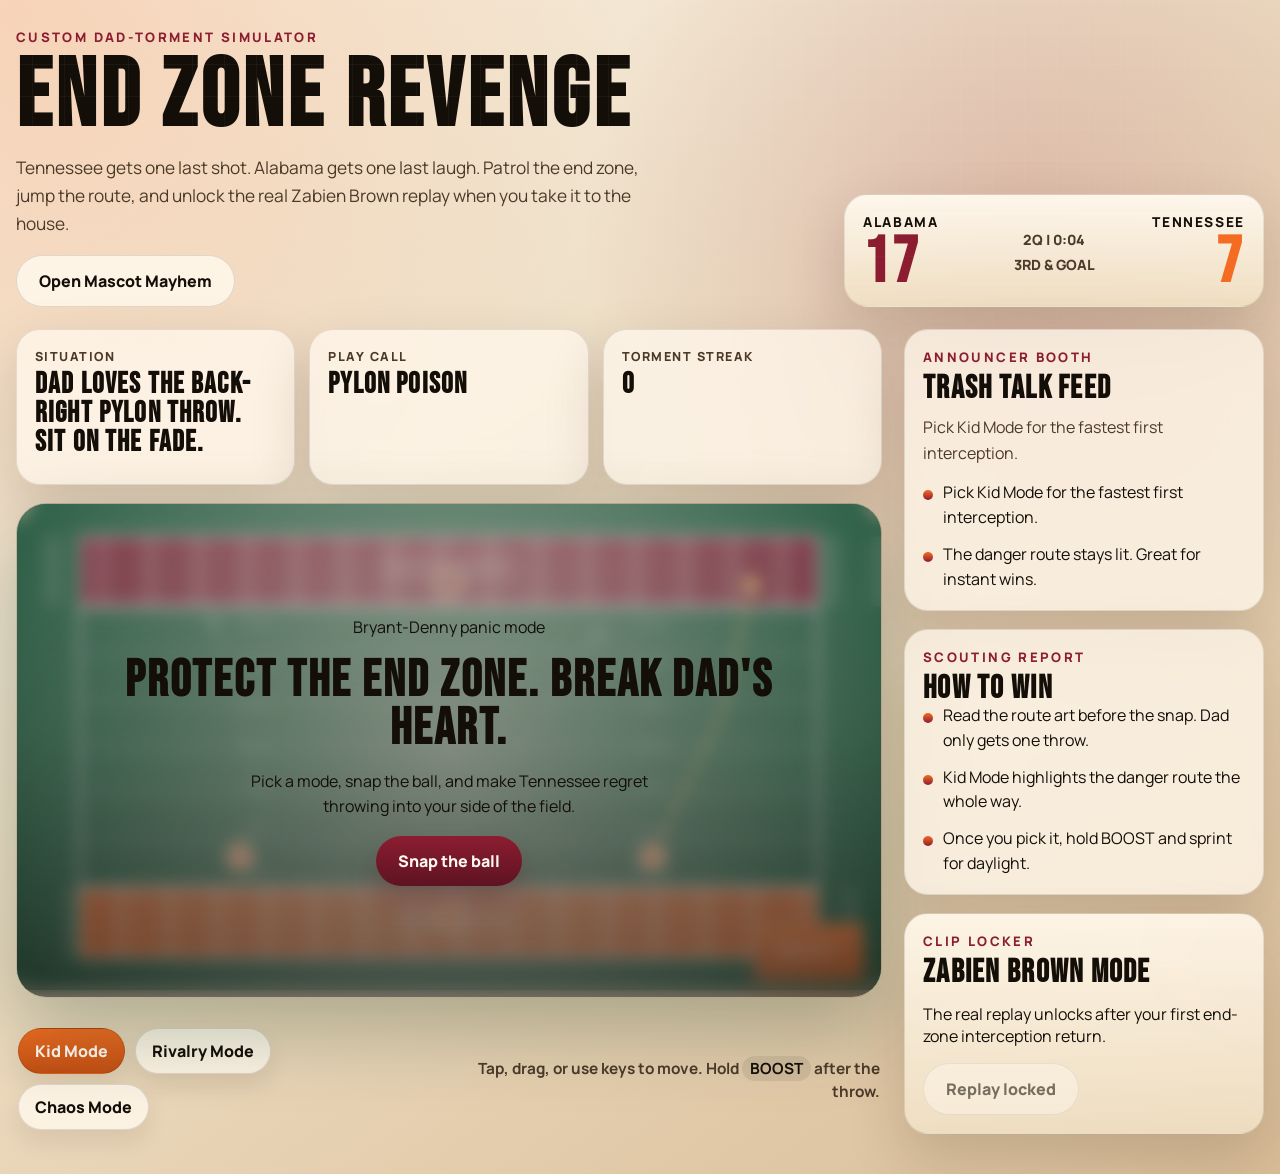
<file: index.html>
<!DOCTYPE html>
<html lang="en">
<head>
  <meta charset="UTF-8">
  <meta name="viewport" content="width=device-width, initial-scale=1.0, viewport-fit=cover">
  <title>End Zone Revenge</title>
  <meta name="theme-color" content="#8c1d31">
  <meta name="apple-mobile-web-app-capable" content="yes">
  <meta name="apple-mobile-web-app-status-bar-style" content="black-translucent">
  <meta name="apple-mobile-web-app-title" content="End Zone Revenge">
  <meta name="mobile-web-app-capable" content="yes">
  <link rel="manifest" href="./manifest.webmanifest">
  <link rel="icon" href="./icon.svg" type="image/svg+xml">
  <link rel="apple-touch-icon" href="./icons/apple-touch-icon.png">
  <link rel="preconnect" href="https://fonts.googleapis.com">
  <link rel="preconnect" href="https://fonts.gstatic.com" crossorigin>
  <link href="https://fonts.googleapis.com/css2?family=Bebas+Neue&family=Manrope:wght@400;600;700;800&display=swap" rel="stylesheet">
  <link rel="stylesheet" href="./styles.css">
</head>
<body>
  <div class="app-shell">
    <header class="hero">
      <div class="hero-copy">
        <p class="eyebrow">Custom dad-torment simulator</p>
        <h1>End Zone Revenge</h1>
        <p class="lede">
          Tennessee gets one last shot. Alabama gets one last laugh. Patrol the end zone,
          jump the route, and unlock the real Zabien Brown replay when you take it to the house.
        </p>
        <div class="hero-actions">
          <a class="secondary-button button-link" href="./mascot-mayhem.html">Open Mascot Mayhem</a>
        </div>
      </div>

      <section class="scoreboard" aria-label="Scoreboard">
        <div class="score-team score-team--home">
          <span class="team-label">Alabama</span>
          <strong id="alabamaScore">17</strong>
        </div>
        <div class="score-meta">
          <span id="quarterClock">2Q | 0:04</span>
          <span id="downText">3rd &amp; Goal</span>
        </div>
        <div class="score-team score-team--away">
          <span class="team-label">Tennessee</span>
          <strong id="tennesseeScore">7</strong>
        </div>
      </section>
    </header>

    <main class="layout">
      <section class="play-panel">
        <div class="hud">
          <div class="status-block">
            <span class="status-label">Situation</span>
            <strong id="driveText">Final play before halftime</strong>
          </div>
          <div class="status-block">
            <span class="status-label">Play Call</span>
            <strong id="playCall">Choose a mode, then snap it</strong>
          </div>
          <div class="status-block">
            <span class="status-label">Torment Streak</span>
            <strong id="streakValue">0</strong>
          </div>
        </div>

        <div class="field-wrap">
          <canvas
            id="gameCanvas"
            width="960"
            height="540"
            aria-label="A football game where you defend Alabama's end zone and try to intercept Tennessee's pass"
          ></canvas>

          <div class="overlay" id="messageOverlay">
            <p class="overlay-eyebrow" id="messageEyebrow">Bryant-Denny panic mode</p>
            <h2 id="messageTitle">Protect the paint. Break Dad's heart.</h2>
            <p id="messageBody">
              Use your mouse, finger, or arrow keys to move Alabama's defender. Hold BOOST
              after the throw for a burst and sit on the route.
            </p>
            <div class="overlay-actions">
              <button id="startButton" class="primary-button" type="button">Snap the ball</button>
              <button id="replayButton" class="secondary-button" type="button" hidden>Watch the replay</button>
            </div>
          </div>

          <button id="boostButton" class="boost-button" type="button" aria-label="Hold for speed burst">
            BOOST
          </button>
        </div>

        <div class="control-strip">
          <div class="mode-picker" aria-label="Difficulty modes">
            <button class="pill active" type="button" data-difficulty="kid">Kid Mode</button>
            <button class="pill" type="button" data-difficulty="rivalry">Rivalry Mode</button>
            <button class="pill" type="button" data-difficulty="chaos">Chaos Mode</button>
          </div>
          <p class="control-copy">
            Tap, drag, or use keys to move. Hold <span>BOOST</span> after the throw.
          </p>
        </div>
      </section>

      <aside class="side-panel">
        <section class="card">
          <div class="card-head">
            <p class="eyebrow">Announcer Booth</p>
            <h2>Trash Talk Feed</h2>
          </div>
          <p class="commentary-text" id="commentaryText">
            Tennessee has one snap left. Your entire job is to ruin it.
          </p>
          <ul class="feed-list" id="feedList"></ul>
        </section>

        <section class="card">
          <div class="card-head">
            <p class="eyebrow">Scouting Report</p>
            <h2>How To Win</h2>
          </div>
          <ul class="tips-list">
            <li>Read the route art before the snap. Dad only gets one throw.</li>
            <li>Kid Mode highlights the danger route the whole way.</li>
            <li>Once you pick it, hold BOOST and sprint for daylight.</li>
          </ul>
        </section>

        <section class="card locker-card">
          <div class="card-head">
            <p class="eyebrow">Clip Locker</p>
            <h2>Zabien Brown Mode</h2>
          </div>
          <p id="lockerText">
            The real replay unlocks after your first end-zone interception return.
          </p>
          <button id="lockerButton" class="secondary-button" type="button" disabled>Replay locked</button>
        </section>
      </aside>
    </main>
  </div>

  <div class="modal" id="videoModal" hidden>
    <div class="modal-backdrop" data-close-modal></div>
    <div class="modal-card" role="dialog" aria-modal="true" aria-labelledby="modalTitle">
      <button id="closeModalButton" class="close-button" type="button" aria-label="Close replay">Close</button>
      <p class="eyebrow">Unlocked clip</p>
      <h2 id="modalTitle">Watch it again</h2>
      <div class="video-frame">
        <div
          id="replayPlayer"
          class="replay-player"
          aria-label="Zabien Brown pick-six replay"
        ></div>
      </div>
      <p class="modal-note" id="replayNote">
        Replay opens automatically after a pick-six. If Safari blocks sound, tap the video to unmute.
      </p>
    </div>
  </div>

  <script src="./script.js" defer></script>
</body>
</html>
</file>
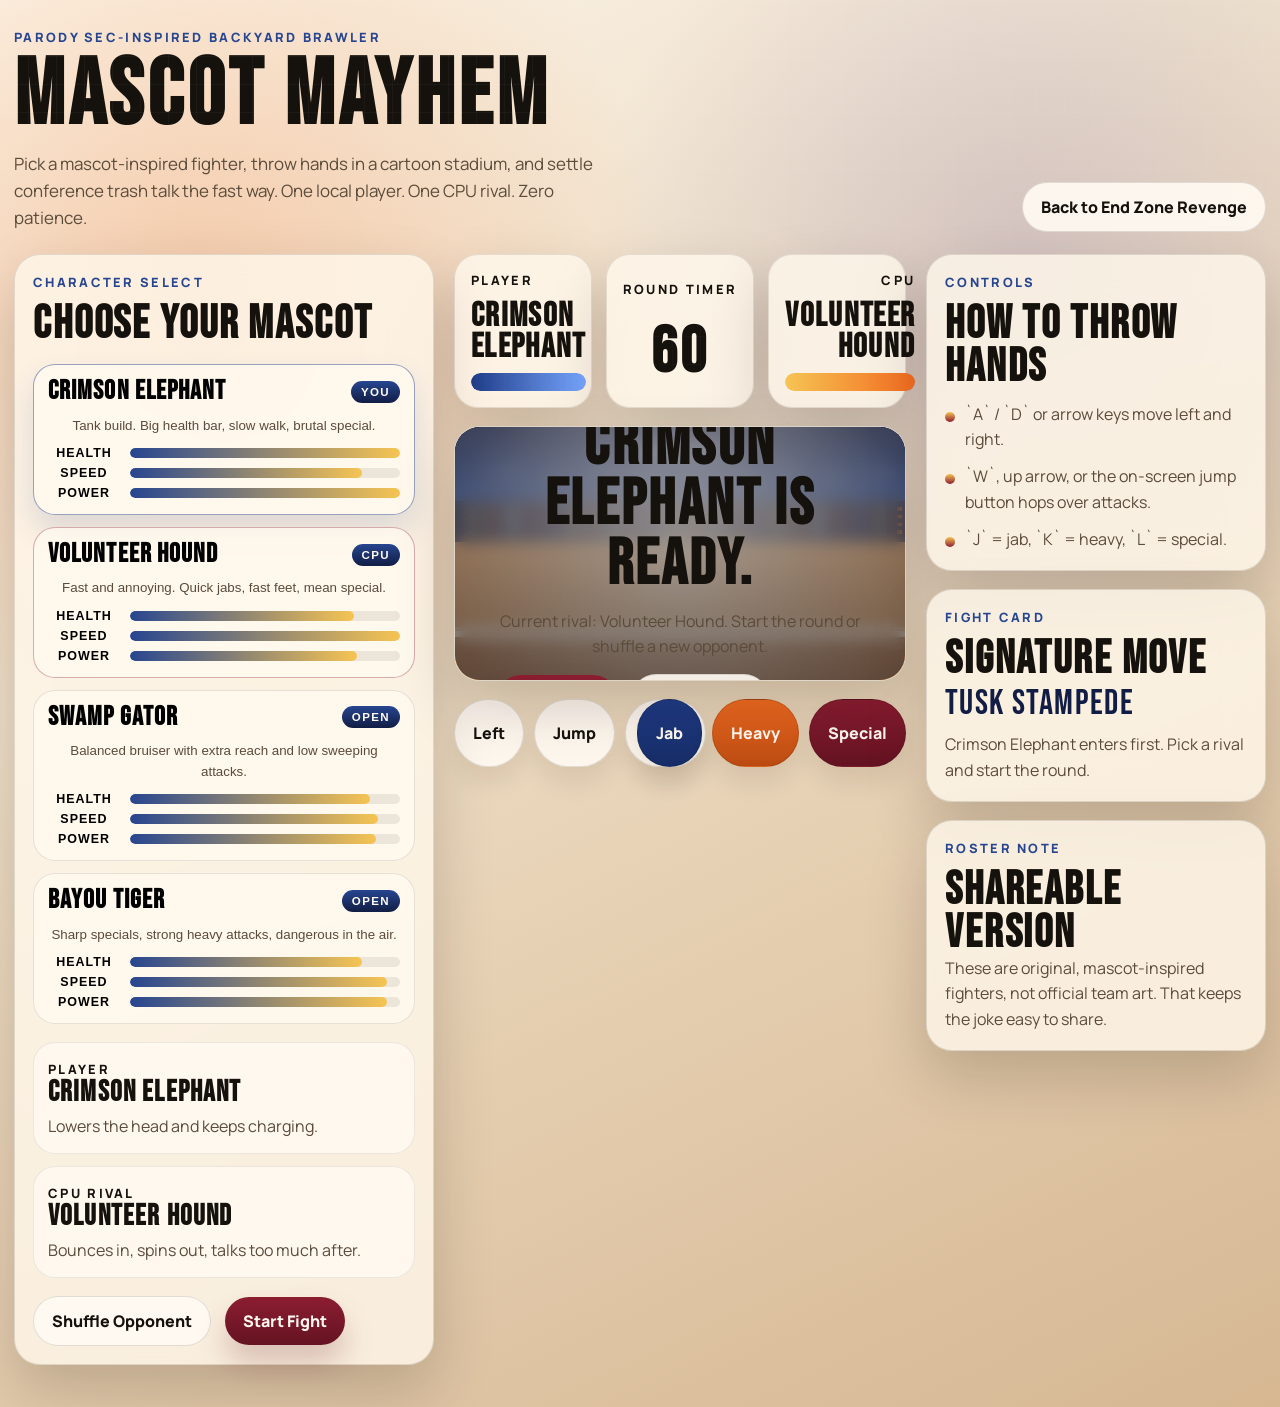
<file: mascot-mayhem.html>
<!DOCTYPE html>
<html lang="en">
<head>
  <meta charset="UTF-8">
  <meta name="viewport" content="width=device-width, initial-scale=1.0, viewport-fit=cover">
  <title>Mascot Mayhem</title>
  <meta name="theme-color" content="#1f3c88">
  <meta name="apple-mobile-web-app-capable" content="yes">
  <meta name="apple-mobile-web-app-status-bar-style" content="black-translucent">
  <meta name="apple-mobile-web-app-title" content="Mascot Mayhem">
  <meta name="mobile-web-app-capable" content="yes">
  <link rel="manifest" href="./manifest.webmanifest">
  <link rel="icon" href="./icon.svg" type="image/svg+xml">
  <link rel="apple-touch-icon" href="./icons/apple-touch-icon.png">
  <link rel="preconnect" href="https://fonts.googleapis.com">
  <link rel="preconnect" href="https://fonts.gstatic.com" crossorigin>
  <link href="https://fonts.googleapis.com/css2?family=Bebas+Neue&family=Manrope:wght@400;600;700;800&display=swap" rel="stylesheet">
  <link rel="stylesheet" href="./mascot-mayhem.css">
</head>
<body>
  <div class="shell">
    <header class="hero">
      <div class="hero-copy">
        <p class="eyebrow">Parody SEC-inspired backyard brawler</p>
        <h1>Mascot Mayhem</h1>
        <p class="lede">
          Pick a mascot-inspired fighter, throw hands in a cartoon stadium, and settle
          conference trash talk the fast way. One local player. One CPU rival. Zero patience.
        </p>
      </div>
      <div class="hero-actions">
        <a class="button-link secondary-link" href="./index.html">Back to End Zone Revenge</a>
      </div>
    </header>

    <main class="layout">
      <section class="selection-panel card">
        <div class="section-head">
          <p class="eyebrow">Character Select</p>
          <h2>Choose Your Mascot</h2>
        </div>

        <div class="fighter-grid" id="fighterGrid" aria-label="Choose a fighter"></div>

        <div class="selection-summary">
          <div class="summary-card">
            <span class="summary-label">Player</span>
            <strong id="playerChoice">Crimson Elephant</strong>
            <p id="playerBlurb">Heavy hands, big health bar, and a stampede special.</p>
          </div>
          <div class="summary-card">
            <span class="summary-label">CPU Rival</span>
            <strong id="cpuChoice">Volunteer Hound</strong>
            <p id="cpuBlurb">Fast feet, quick jabs, and a mean spin special.</p>
          </div>
        </div>

        <div class="selector-actions">
          <button id="shuffleOpponentButton" class="secondary-link" type="button">Shuffle Opponent</button>
          <button id="startFightButton" class="primary-link" type="button">Start Fight</button>
        </div>
      </section>

      <section class="arena-panel">
        <div class="hud-strip">
          <div class="health-panel">
            <div class="health-meta">
              <span class="summary-label">Player</span>
              <strong id="playerNameplate">Crimson Elephant</strong>
            </div>
            <div class="health-track">
              <div id="playerHealthFill" class="health-fill health-fill--player"></div>
            </div>
          </div>

          <div class="timer-card">
            <span class="summary-label">Round Timer</span>
            <strong id="roundTimer">60</strong>
          </div>

          <div class="health-panel">
            <div class="health-meta health-meta--right">
              <span class="summary-label">CPU</span>
              <strong id="cpuNameplate">Volunteer Hound</strong>
            </div>
            <div class="health-track health-track--cpu">
              <div id="cpuHealthFill" class="health-fill health-fill--cpu"></div>
            </div>
          </div>
        </div>

        <div class="arena-frame card">
          <canvas
            id="fightCanvas"
            width="1280"
            height="720"
            aria-label="A cartoon fighting game with mascot-inspired SEC rivals"
          ></canvas>

          <div class="fight-overlay" id="fightOverlay">
            <p class="eyebrow" id="overlayEyebrow">Mascot fight night</p>
            <h2 id="overlayTitle">Pick a fighter and start the chaos.</h2>
            <p id="overlayBody">
              Use left and right to move, jump to dodge, and jab, heavy, or special to win the round.
            </p>
            <div class="overlay-actions">
              <button id="overlayPrimaryButton" class="primary-link" type="button">Start Fight</button>
              <button id="overlaySecondaryButton" class="secondary-link" type="button">Shuffle Rival</button>
            </div>
          </div>
        </div>

        <div class="touch-controls" aria-label="Touch controls">
          <div class="control-cluster">
            <button class="touch-button move-button" data-hold-control="left" type="button">Left</button>
            <button class="touch-button move-button" data-action="jump" type="button">Jump</button>
            <button class="touch-button move-button" data-hold-control="right" type="button">Right</button>
          </div>
          <div class="control-cluster control-cluster--attack">
            <button class="touch-button attack-button attack-button--jab" data-action="jab" type="button">Jab</button>
            <button class="touch-button attack-button attack-button--heavy" data-action="heavy" type="button">Heavy</button>
            <button class="touch-button attack-button attack-button--special" data-action="special" type="button">Special</button>
          </div>
        </div>
      </section>

      <aside class="side-panel">
        <section class="card">
          <div class="section-head">
            <p class="eyebrow">Controls</p>
            <h2>How To Throw Hands</h2>
          </div>
          <ul class="info-list">
            <li>`A` / `D` or arrow keys move left and right.</li>
            <li>`W`, up arrow, or the on-screen jump button hops over attacks.</li>
            <li>`J` = jab, `K` = heavy, `L` = special.</li>
          </ul>
        </section>

        <section class="card">
          <div class="section-head">
            <p class="eyebrow">Fight Card</p>
            <h2>Signature Move</h2>
          </div>
          <p class="special-name" id="specialName">Tusk Stampede</p>
          <p class="battle-call" id="battleCall">
            Crimson Elephant enters first. Pick a rival and start the round.
          </p>
        </section>

        <section class="card">
          <div class="section-head">
            <p class="eyebrow">Roster Note</p>
            <h2>Shareable Version</h2>
          </div>
          <p class="battle-call">
            These are original, mascot-inspired fighters, not official team art. That keeps the joke easy to share.
          </p>
        </section>
      </aside>
    </main>
  </div>

  <script src="./mascot-mayhem.js" defer></script>
</body>
</html>
</file>
<file: styles.css>
:root {
  --paper: #f4ebda;
  --paper-deep: #e1cfac;
  --ink: #140e08;
  --ink-soft: #4b3a29;
  --crimson: #8c1d31;
  --crimson-deep: #5d1322;
  --orange: #f36c21;
  --orange-deep: #bf4e13;
  --field: #12653f;
  --field-shadow: #08311f;
  --gold: #f4c969;
  --line: rgba(255, 255, 255, 0.66);
  --card: rgba(255, 248, 236, 0.76);
  --card-border: rgba(20, 14, 8, 0.1);
  --shadow: 0 24px 60px rgba(38, 19, 7, 0.16);
}

* {
  box-sizing: border-box;
}

html,
body {
  margin: 0;
  min-height: 100%;
}

body {
  font-family: "Manrope", "Avenir Next", "Segoe UI", sans-serif;
  color: var(--ink);
  background:
    radial-gradient(circle at top left, rgba(243, 108, 33, 0.22), transparent 36%),
    radial-gradient(circle at 80% 20%, rgba(140, 29, 49, 0.18), transparent 32%),
    linear-gradient(145deg, #f8f0e2 0%, #ead7ba 54%, #d9bd98 100%);
}

body::before {
  content: "";
  position: fixed;
  inset: 0;
  pointer-events: none;
  background-image:
    linear-gradient(rgba(255, 255, 255, 0.12) 1px, transparent 1px),
    linear-gradient(90deg, rgba(255, 255, 255, 0.12) 1px, transparent 1px);
  background-size: 32px 32px;
  mask-image: linear-gradient(to bottom, rgba(0, 0, 0, 0.34), transparent 80%);
}

.app-shell {
  width: min(1360px, calc(100vw - 32px));
  margin: 0 auto;
  padding:
    calc(28px + env(safe-area-inset-top))
    0
    calc(40px + env(safe-area-inset-bottom));
}

.hero {
  display: flex;
  gap: 24px;
  align-items: end;
  justify-content: space-between;
  margin-bottom: 22px;
}

.hero-copy {
  max-width: 720px;
}

.hero-actions {
  display: flex;
  gap: 12px;
  flex-wrap: wrap;
  margin-top: 18px;
}

.eyebrow {
  margin: 0 0 8px;
  font-size: 0.82rem;
  font-weight: 800;
  letter-spacing: 0.18em;
  text-transform: uppercase;
  color: var(--crimson);
}

h1,
h2,
.scoreboard strong,
.overlay h2,
.status-block strong {
  font-family: "Bebas Neue", "Impact", sans-serif;
  letter-spacing: 0.04em;
}

h1 {
  margin: 0;
  font-size: clamp(3.5rem, 9vw, 6rem);
  line-height: 0.92;
}

.lede {
  max-width: 58ch;
  margin: 12px 0 0;
  font-size: 1.08rem;
  line-height: 1.6;
  color: var(--ink-soft);
}

.scoreboard {
  display: grid;
  grid-template-columns: minmax(0, 1fr) auto minmax(0, 1fr);
  gap: 18px;
  min-width: min(100%, 420px);
  padding: 18px 18px 16px;
  border: 1px solid rgba(20, 14, 8, 0.08);
  border-radius: 24px;
  background: linear-gradient(180deg, rgba(255, 249, 239, 0.94), rgba(241, 225, 196, 0.88));
  box-shadow: var(--shadow);
}

.score-team {
  display: grid;
  gap: 4px;
}

.score-team--away {
  justify-items: end;
}

.team-label {
  font-size: 0.85rem;
  font-weight: 800;
  letter-spacing: 0.12em;
  text-transform: uppercase;
}

.score-team strong {
  font-size: 4rem;
  line-height: 0.86;
}

.score-team--home strong {
  color: var(--crimson);
}

.score-team--away strong {
  color: var(--orange);
}

.score-meta {
  display: grid;
  align-content: center;
  justify-items: center;
  gap: 6px;
  padding-inline: 8px;
  text-transform: uppercase;
  font-size: 0.88rem;
  font-weight: 800;
  color: var(--ink-soft);
}

.layout {
  display: grid;
  grid-template-columns: minmax(0, 1.6fr) minmax(300px, 360px);
  gap: 22px;
}

.play-panel,
.side-panel {
  display: grid;
  gap: 18px;
}

.hud {
  display: grid;
  grid-template-columns: repeat(3, minmax(0, 1fr));
  gap: 14px;
}

.status-block,
.card {
  padding: 18px;
  border-radius: 24px;
  border: 1px solid var(--card-border);
  background: var(--card);
  backdrop-filter: blur(18px);
  box-shadow: var(--shadow);
}

.status-label {
  display: block;
  margin-bottom: 6px;
  font-size: 0.78rem;
  font-weight: 800;
  letter-spacing: 0.12em;
  text-transform: uppercase;
  color: var(--ink-soft);
}

.status-block strong {
  font-size: 1.8rem;
  line-height: 1;
}

.field-wrap {
  position: relative;
  overflow: hidden;
  border-radius: 30px;
  border: 1px solid rgba(20, 14, 8, 0.2);
  box-shadow: 0 30px 80px rgba(8, 49, 31, 0.28);
}

#gameCanvas {
  display: block;
  width: 100%;
  height: auto;
  cursor: crosshair;
  touch-action: none;
  user-select: none;
  background:
    linear-gradient(180deg, #0d5a38 0%, #12653f 46%, #0b4b2f 100%);
}

.overlay {
  position: absolute;
  inset: 0;
  z-index: 2;
  display: grid;
  place-items: center;
  align-content: center;
  gap: 16px;
  padding: clamp(28px, 5vw, 44px);
  text-align: center;
  background:
    linear-gradient(180deg, rgba(12, 9, 7, 0.18), rgba(12, 9, 7, 0.52)),
    radial-gradient(circle at center, rgba(255, 248, 236, 0.72), rgba(255, 248, 236, 0.16));
  backdrop-filter: blur(8px);
  transition: opacity 200ms ease, visibility 200ms ease;
}

.overlay.is-hidden {
  opacity: 0;
  visibility: hidden;
  pointer-events: none;
}

.boost-button {
  position: absolute;
  right: 18px;
  bottom: 18px;
  z-index: 1;
  min-width: 108px;
  padding: 15px 20px;
  color: #fff8f1;
  background: linear-gradient(180deg, var(--orange), var(--orange-deep));
  box-shadow: 0 18px 34px rgba(191, 78, 19, 0.32);
  border: 2px solid rgba(255, 248, 241, 0.24);
  letter-spacing: 0.08em;
  touch-action: manipulation;
}

.boost-button.active {
  transform: scale(0.96);
  background: linear-gradient(180deg, #ffd889, #ef972c);
  color: var(--ink);
}

.overlay h2 {
  margin: 0;
  font-size: clamp(2.4rem, 4vw, 4.4rem);
  line-height: 0.94;
}

.overlay p {
  max-width: 42ch;
  margin: 0;
  font-size: 1rem;
  line-height: 1.6;
}

.overlay-actions {
  display: flex;
  flex-wrap: wrap;
  gap: 12px;
  justify-content: center;
}

button {
  border: 0;
  cursor: pointer;
  font: inherit;
}

.primary-button,
.secondary-button,
.pill,
.close-button,
.button-link {
  border-radius: 999px;
  font-weight: 800;
  transition: transform 160ms ease, box-shadow 160ms ease, background 160ms ease, opacity 160ms ease;
}

.primary-button,
.secondary-button,
.button-link {
  padding: 14px 22px;
}

.primary-button {
  color: #fff8f1;
  background: linear-gradient(180deg, var(--crimson), var(--crimson-deep));
  box-shadow: 0 16px 28px rgba(93, 19, 34, 0.26);
}

.secondary-button {
  color: var(--ink);
  background: rgba(255, 249, 238, 0.82);
  border: 1px solid rgba(20, 14, 8, 0.12);
}

.button-link {
  display: inline-flex;
  align-items: center;
  justify-content: center;
  text-decoration: none;
}

.secondary-button[disabled] {
  cursor: not-allowed;
  opacity: 0.55;
}

.primary-button:hover,
.secondary-button:hover:not([disabled]),
.button-link:hover,
.pill:hover,
.close-button:hover {
  transform: translateY(-1px);
}

.control-strip {
  display: flex;
  gap: 16px;
  align-items: center;
  justify-content: space-between;
  padding: 8px 2px 0;
}

.mode-picker {
  display: flex;
  flex-wrap: wrap;
  gap: 10px;
}

.pill {
  padding: 11px 16px;
  color: var(--ink);
  background: rgba(255, 248, 236, 0.82);
  border: 1px solid rgba(20, 14, 8, 0.12);
  box-shadow: 0 12px 24px rgba(20, 14, 8, 0.08);
}

.pill.active {
  color: #fff8f1;
  background: linear-gradient(180deg, var(--orange), var(--orange-deep));
}

.control-copy {
  margin: 0;
  text-align: right;
  font-size: 0.96rem;
  font-weight: 700;
  color: var(--ink-soft);
}

.control-copy span {
  display: inline-flex;
  min-width: 60px;
  justify-content: center;
  padding: 2px 8px;
  border-radius: 999px;
  background: rgba(20, 14, 8, 0.08);
  color: var(--ink);
}

.card-head h2 {
  margin: 0;
  font-size: 2rem;
  line-height: 0.92;
}

.commentary-text {
  margin: 10px 0 14px;
  font-size: 1rem;
  line-height: 1.65;
  color: var(--ink-soft);
}

.feed-list,
.tips-list {
  display: grid;
  gap: 12px;
  margin: 0;
  padding: 0;
  list-style: none;
}

.feed-list li,
.tips-list li {
  position: relative;
  padding-left: 20px;
  line-height: 1.55;
}

.feed-list li::before,
.tips-list li::before {
  content: "";
  position: absolute;
  left: 0;
  top: 0.62em;
  width: 10px;
  height: 10px;
  border-radius: 999px;
  background: linear-gradient(180deg, var(--orange), var(--crimson));
}

.locker-card {
  background:
    linear-gradient(180deg, rgba(255, 247, 233, 0.94), rgba(243, 229, 203, 0.76)),
    radial-gradient(circle at top right, rgba(140, 29, 49, 0.14), transparent 36%);
}

.modal[hidden] {
  display: none;
}

.modal {
  position: fixed;
  inset: 0;
  display: grid;
  place-items: center;
  z-index: 20;
}

.modal-backdrop {
  position: absolute;
  inset: 0;
  background: rgba(7, 5, 4, 0.7);
  backdrop-filter: blur(6px);
}

.modal-card {
  position: relative;
  width: min(960px, calc(100vw - 32px));
  padding: 24px;
  border-radius: 28px;
  border: 1px solid rgba(255, 255, 255, 0.15);
  background: linear-gradient(180deg, rgba(24, 13, 10, 0.96), rgba(46, 23, 15, 0.94));
  color: #fff8ef;
  box-shadow: 0 40px 80px rgba(0, 0, 0, 0.42);
}

.modal-card h2 {
  margin: 0 0 16px;
  font-size: clamp(2.4rem, 4vw, 4rem);
  line-height: 0.92;
}

.video-frame {
  overflow: hidden;
  border-radius: 22px;
  border: 1px solid rgba(255, 255, 255, 0.12);
  aspect-ratio: 16 / 9;
  background: rgba(255, 255, 255, 0.06);
}

.video-frame iframe,
.replay-player {
  width: 100%;
  height: 100%;
  border: 0;
}

.modal-note {
  margin: 12px 0 0;
  color: rgba(255, 248, 239, 0.78);
}

.close-button {
  position: absolute;
  top: 18px;
  right: 18px;
  padding: 10px 14px;
  background: rgba(255, 255, 255, 0.08);
  color: #fff8ef;
  border: 1px solid rgba(255, 255, 255, 0.14);
}

@media (max-width: 1080px) {
  .hero,
  .control-strip {
    align-items: start;
    flex-direction: column;
  }

  .layout {
    grid-template-columns: 1fr;
  }

  .control-copy {
    text-align: left;
  }
}

@media (max-width: 760px) {
  .app-shell {
    width: min(100vw - 18px, 100%);
    padding-top: 18px;
  }

  .scoreboard,
  .hud {
    grid-template-columns: 1fr;
  }

  .score-team--away {
    justify-items: start;
  }

  .status-block strong {
    font-size: 1.5rem;
  }

  .overlay h2 {
    font-size: 2.6rem;
  }

  .boost-button {
    right: 12px;
    bottom: 12px;
    min-width: 94px;
    padding: 13px 16px;
  }
}
</file>
<file: mascot-mayhem.css>
:root {
  --paper: #f3ecdc;
  --ink: #15110c;
  --ink-soft: #5b4b3a;
  --night: #111d44;
  --night-soft: #274690;
  --gold: #f6c453;
  --orange: #f36c21;
  --orange-deep: #bb4b12;
  --crimson: #8c1d31;
  --green: #18734f;
  --purple: #563f95;
  --card: rgba(255, 248, 236, 0.8);
  --card-border: rgba(21, 17, 12, 0.12);
  --shadow: 0 26px 60px rgba(20, 12, 6, 0.18);
}

* {
  box-sizing: border-box;
}

html,
body {
  margin: 0;
  min-height: 100%;
}

body {
  font-family: "Manrope", "Avenir Next", sans-serif;
  color: var(--ink);
  background:
    radial-gradient(circle at 15% 20%, rgba(243, 108, 33, 0.24), transparent 30%),
    radial-gradient(circle at 80% 18%, rgba(86, 63, 149, 0.18), transparent 28%),
    linear-gradient(155deg, #fbf4e7 0%, #ead7bc 50%, #d6b792 100%);
}

body::before {
  content: "";
  position: fixed;
  inset: 0;
  pointer-events: none;
  background-image:
    linear-gradient(rgba(255, 255, 255, 0.12) 1px, transparent 1px),
    linear-gradient(90deg, rgba(255, 255, 255, 0.12) 1px, transparent 1px);
  background-size: 28px 28px;
  mask-image: linear-gradient(to bottom, rgba(0, 0, 0, 0.32), transparent 85%);
}

.shell {
  width: min(1380px, calc(100vw - 28px));
  margin: 0 auto;
  padding:
    calc(28px + env(safe-area-inset-top))
    0
    calc(42px + env(safe-area-inset-bottom));
}

.hero,
.selector-actions,
.overlay-actions,
.hero-actions {
  display: flex;
  gap: 14px;
  align-items: center;
  flex-wrap: wrap;
}

.hero {
  justify-content: space-between;
  align-items: end;
  margin-bottom: 22px;
}

.hero-copy {
  max-width: 760px;
}

.eyebrow,
.summary-label {
  margin: 0 0 8px;
  font-size: 0.8rem;
  font-weight: 800;
  letter-spacing: 0.18em;
  text-transform: uppercase;
}

.eyebrow {
  color: var(--night-soft);
}

h1,
h2,
.timer-card strong,
.health-meta strong,
.summary-card strong,
.special-name,
.fighter-card strong {
  margin: 0;
  font-family: "Bebas Neue", "Impact", sans-serif;
  letter-spacing: 0.04em;
}

h1 {
  font-size: clamp(3.4rem, 8vw, 5.8rem);
  line-height: 0.92;
}

h2 {
  font-size: clamp(2rem, 4vw, 2.9rem);
  line-height: 0.94;
}

.lede,
.battle-call,
#overlayBody,
.summary-card p,
.fighter-card p,
.info-list li {
  line-height: 1.58;
  color: var(--ink-soft);
}

.lede {
  margin: 12px 0 0;
  max-width: 60ch;
  font-size: 1.06rem;
}

.layout {
  display: grid;
  grid-template-columns: minmax(320px, 420px) minmax(0, 1.45fr) minmax(280px, 340px);
  gap: 20px;
  align-items: start;
}

.card {
  border-radius: 26px;
  border: 1px solid var(--card-border);
  background: var(--card);
  backdrop-filter: blur(18px);
  box-shadow: var(--shadow);
}

.selection-panel,
.side-panel,
.arena-panel {
  display: grid;
  gap: 18px;
}

.selection-panel,
.side-panel .card,
.arena-frame {
  padding: 18px;
}

.section-head {
  display: grid;
  gap: 4px;
}

.fighter-grid {
  display: grid;
  gap: 12px;
}

.fighter-card {
  display: grid;
  gap: 10px;
  padding: 14px;
  border-radius: 22px;
  border: 1px solid rgba(21, 17, 12, 0.1);
  background: rgba(255, 249, 239, 0.8);
  cursor: pointer;
  transition: transform 140ms ease, box-shadow 140ms ease, border-color 140ms ease;
}

.fighter-card:hover,
.button-link:hover,
.primary-link:hover,
.secondary-link:hover,
.touch-button:hover {
  transform: translateY(-1px);
}

.fighter-card.is-selected {
  border-color: rgba(31, 60, 136, 0.46);
  box-shadow: 0 16px 30px rgba(39, 70, 144, 0.15);
}

.fighter-card.is-opponent {
  border-color: rgba(140, 29, 49, 0.34);
}

.fighter-card-head {
  display: flex;
  justify-content: space-between;
  gap: 12px;
  align-items: center;
}

.fighter-card strong {
  font-size: 1.7rem;
  line-height: 0.94;
}

.fighter-role {
  display: inline-flex;
  align-items: center;
  justify-content: center;
  padding: 5px 10px;
  border-radius: 999px;
  font-size: 0.72rem;
  font-weight: 800;
  letter-spacing: 0.12em;
  text-transform: uppercase;
  color: #fffaf4;
  background: linear-gradient(180deg, var(--night-soft), var(--night));
}

.fighter-card p {
  margin: 0;
}

.stat-line {
  display: grid;
  gap: 6px;
}

.stat-row {
  display: grid;
  grid-template-columns: 72px 1fr;
  gap: 10px;
  align-items: center;
  font-size: 0.78rem;
  font-weight: 800;
  letter-spacing: 0.08em;
  text-transform: uppercase;
}

.stat-track {
  overflow: hidden;
  height: 10px;
  border-radius: 999px;
  background: rgba(21, 17, 12, 0.08);
}

.stat-fill {
  height: 100%;
  border-radius: inherit;
  background: linear-gradient(90deg, var(--night-soft), var(--gold));
}

.selection-summary {
  display: grid;
  gap: 12px;
}

.summary-card {
  padding: 14px;
  border-radius: 22px;
  background: rgba(255, 250, 242, 0.86);
  border: 1px solid rgba(21, 17, 12, 0.08);
}

.summary-card strong {
  display: block;
  font-size: 1.8rem;
  line-height: 0.94;
}

.summary-card p {
  margin: 8px 0 0;
}

.primary-link,
.secondary-link,
.button-link,
.touch-button {
  display: inline-flex;
  align-items: center;
  justify-content: center;
  min-height: 48px;
  padding: 13px 18px;
  border: 0;
  border-radius: 999px;
  text-decoration: none;
  font: inherit;
  font-weight: 800;
  cursor: pointer;
  transition: transform 140ms ease, box-shadow 140ms ease, background 140ms ease;
}

.primary-link {
  color: #fff8f1;
  background: linear-gradient(180deg, var(--crimson), #641322);
  box-shadow: 0 18px 30px rgba(100, 19, 34, 0.22);
}

.secondary-link,
.button-link {
  color: var(--ink);
  background: rgba(255, 250, 242, 0.92);
  border: 1px solid rgba(21, 17, 12, 0.12);
}

.hud-strip {
  display: grid;
  grid-template-columns: minmax(0, 1fr) auto minmax(0, 1fr);
  gap: 14px;
  align-items: stretch;
}

.health-panel,
.timer-card {
  padding: 16px;
  border-radius: 24px;
  border: 1px solid rgba(21, 17, 12, 0.1);
  background: rgba(255, 248, 236, 0.82);
  box-shadow: var(--shadow);
}

.health-panel {
  display: grid;
  gap: 10px;
}

.health-meta {
  display: grid;
  gap: 4px;
}

.health-meta--right {
  justify-items: end;
  text-align: right;
}

.health-meta strong {
  font-size: 2.1rem;
  line-height: 0.92;
}

.health-track {
  overflow: hidden;
  height: 18px;
  border-radius: 999px;
  background: rgba(21, 17, 12, 0.08);
}

.health-track--cpu {
  transform: scaleX(-1);
}

.health-fill {
  height: 100%;
  width: 100%;
  border-radius: inherit;
  transition: width 140ms ease;
}

.health-fill--player {
  background: linear-gradient(90deg, #1f3c88, #78a7ff);
}

.health-fill--cpu {
  background: linear-gradient(90deg, var(--orange), var(--gold));
}

.timer-card {
  display: grid;
  place-items: center;
  min-width: 140px;
}

.timer-card strong {
  font-size: 4rem;
  line-height: 0.9;
}

.arena-frame {
  position: relative;
  overflow: hidden;
  padding: 0;
}

#fightCanvas {
  display: block;
  width: 100%;
  height: auto;
  background: linear-gradient(180deg, #101a40 0%, #1f3c88 38%, #f1d0b0 38%, #d8b08b 100%);
  user-select: none;
  touch-action: none;
}

.fight-overlay {
  position: absolute;
  inset: 0;
  z-index: 2;
  display: grid;
  place-content: center;
  gap: 14px;
  padding: clamp(24px, 5vw, 42px);
  text-align: center;
  background:
    linear-gradient(180deg, rgba(11, 10, 16, 0.18), rgba(11, 10, 16, 0.52)),
    radial-gradient(circle at center, rgba(255, 248, 236, 0.8), rgba(255, 248, 236, 0.18));
  backdrop-filter: blur(8px);
  transition: opacity 180ms ease, visibility 180ms ease;
}

.fight-overlay.is-hidden {
  opacity: 0;
  visibility: hidden;
  pointer-events: none;
}

.fight-overlay h2 {
  margin: 0;
  font-size: clamp(2.4rem, 5vw, 4.2rem);
  line-height: 0.94;
}

.fight-overlay p {
  margin: 0;
}

.touch-controls {
  display: grid;
  grid-template-columns: repeat(2, minmax(0, 1fr));
  gap: 16px;
}

.control-cluster {
  display: flex;
  gap: 10px;
  align-items: center;
}

.control-cluster--attack {
  justify-content: end;
}

.touch-button {
  flex: 1 1 0;
  min-height: 68px;
  border: 1px solid rgba(21, 17, 12, 0.12);
  touch-action: manipulation;
  box-shadow: 0 16px 24px rgba(20, 12, 6, 0.08);
}

.touch-button.is-active {
  transform: scale(0.97);
}

.move-button {
  background: rgba(255, 250, 242, 0.92);
  color: var(--ink);
}

.attack-button {
  color: #fff9f2;
}

.attack-button--jab {
  background: linear-gradient(180deg, #1f3c88, #172d67);
}

.attack-button--heavy {
  background: linear-gradient(180deg, var(--orange), var(--orange-deep));
}

.attack-button--special {
  background: linear-gradient(180deg, var(--crimson), #641322);
}

.info-list {
  display: grid;
  gap: 12px;
  margin: 12px 0 0;
  padding: 0;
  list-style: none;
}

.info-list li {
  position: relative;
  padding-left: 20px;
}

.info-list li::before {
  content: "";
  position: absolute;
  left: 0;
  top: 0.6em;
  width: 10px;
  height: 10px;
  border-radius: 999px;
  background: linear-gradient(180deg, var(--gold), var(--crimson));
}

.special-name {
  margin: 6px 0 12px;
  font-size: 2.2rem;
  line-height: 0.92;
  color: var(--night);
}

.battle-call {
  margin: 0;
}

@media (max-width: 1180px) {
  .layout {
    grid-template-columns: 1fr;
  }

  .hero {
    align-items: start;
    flex-direction: column;
  }
}

@media (max-width: 760px) {
  .shell {
    width: min(100vw - 18px, 100%);
    padding-top: 18px;
  }

  .hud-strip,
  .touch-controls {
    grid-template-columns: 1fr;
  }

  .control-cluster,
  .control-cluster--attack {
    justify-content: stretch;
  }

  .health-meta--right {
    justify-items: start;
    text-align: left;
  }

  .health-track--cpu {
    transform: none;
  }

  .touch-button {
    min-height: 62px;
  }
}
</file>
